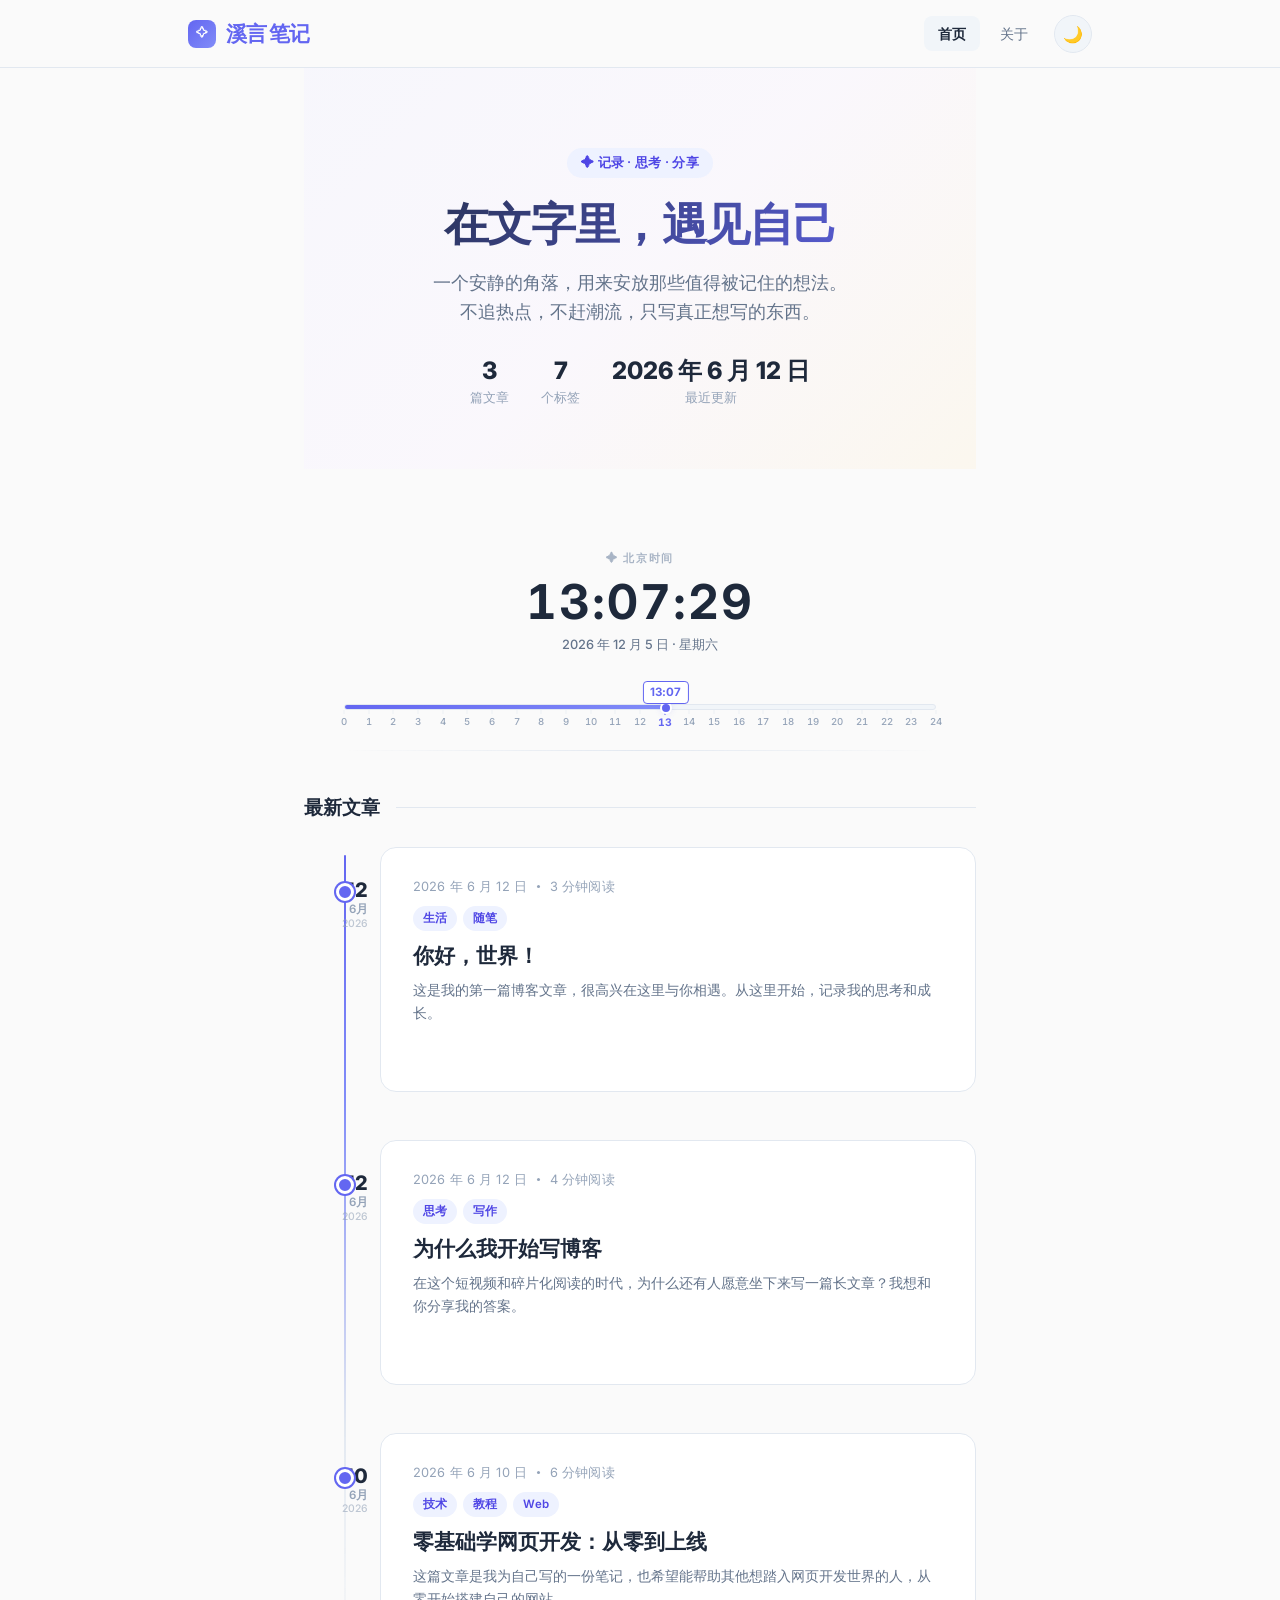
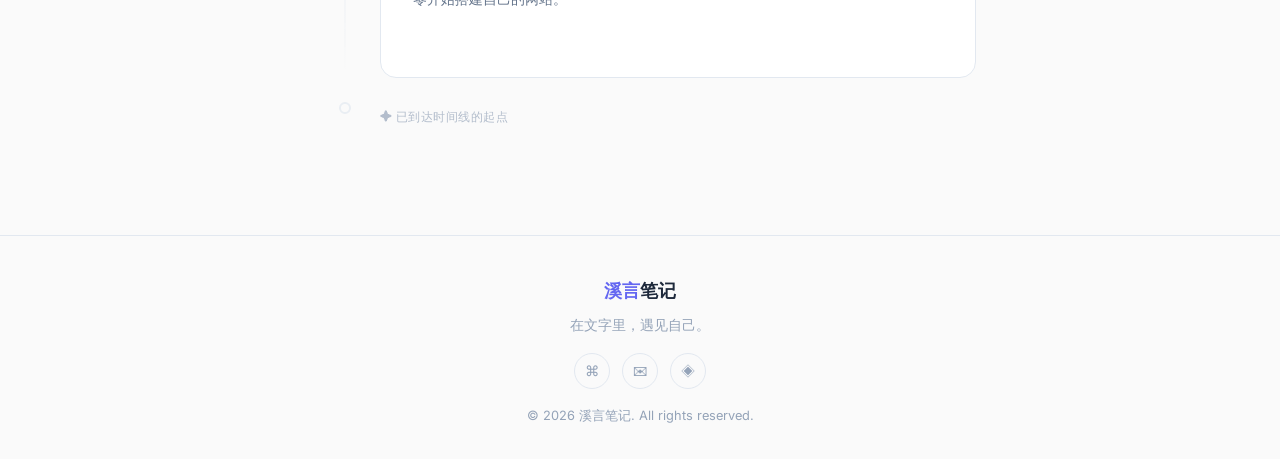
<file: index.html>
﻿<!DOCTYPE html>
<html lang="zh-CN" data-theme="light">
<head>
  <meta charset="UTF-8">
  <meta name="viewport" content="width=device-width, initial-scale=1.0">
  <title>溪言笔记 · 记录思考，分享想法</title>
  <link rel="stylesheet" href="css/style.css">
</head>
<body>
  <header>
    <div class="header-inner">
      <a href="/" class="logo">
        <span class="logo-icon">✧</span>
        <span>溪言</span><span>笔记</span>
      </a>
      <nav>
        <a href="/" class="active">首页</a>
        <a href="/about.html">关于</a>
        <button class="theme-toggle" id="themeToggle" aria-label="切换主题">🌙</button>
      </nav>
    </div>
  </header>

  <main id="app">
    <div class="hero fade-in">
      <div class="hero-badge">✦ 记录 · 思考 · 分享</div>
      <h1>在文字里，遇见自己</h1>
      <p>一个安静的角落，用来安放那些值得被记住的想法。<br>不追热点，不赶潮流，只写真正想写的东西。</p>
      <div class="hero-stats">
        <div class="stat-item">
          <div class="stat-number" id="postCount">0</div>
          <div class="stat-label">篇文章</div>
        </div>
        <div class="stat-item">
          <div class="stat-number" id="tagCount">0</div>
          <div class="stat-label">个标签</div>
        </div>
        <div class="stat-item">
          <div class="stat-number" id="updateInfo">-</div>
          <div class="stat-label">最近更新</div>
        </div>
      </div>
    </div>

    <!-- ===== 北京时钟 ===== -->
    <div class="time-section fade-in fade-in-d1" id="timeSection">
      <div class="beijing-clock" id="beijingClock">
        <div class="clock-label">✦ 北京时间</div>
        <div class="clock-time" id="clockTime">--:--:--</div>
        <div class="clock-date" id="clockDate">----年--月--日 星期-</div>
      </div>
      <div class="timeline-bar-container" id="timelineBar">
        <div class="timeline-bar-track">
          <div class="timeline-bar-progress" id="tlProgress"></div>
          <div class="timeline-bar-marker" id="tlMarker">▸ 当前</div>
        </div>
        <div class="timeline-bar-labels" id="tlLabels"></div>
      </div>
    </div>

    <div class="section-header fade-in fade-in-d1">
      <h2>最新文章</h2>
      <span class="section-line"></span>
    </div>

    <div id="postList" class="post-list"></div>
    <div class="timeline-end">✦ 已到达时间线的起点</div>
  </main>

  <footer>
    <div class="footer-inner">
      <div class="footer-brand"><span>溪言</span>笔记</div>
      <div class="footer-text">在文字里，遇见自己。</div>
      <div class="footer-social">
        <a href="#" title="GitHub" aria-label="GitHub">⌘</a>
        <a href="#" title="Email" aria-label="Email">✉</a>
        <a href="/about.html" title="关于" aria-label="关于">◈</a>
      </div>
      <div class="footer-copy">&copy; 2026 溪言笔记. All rights reserved.</div>
    </div>
  </footer>

  <script src="js/main.js"></script>
</body>
</html>
</file>
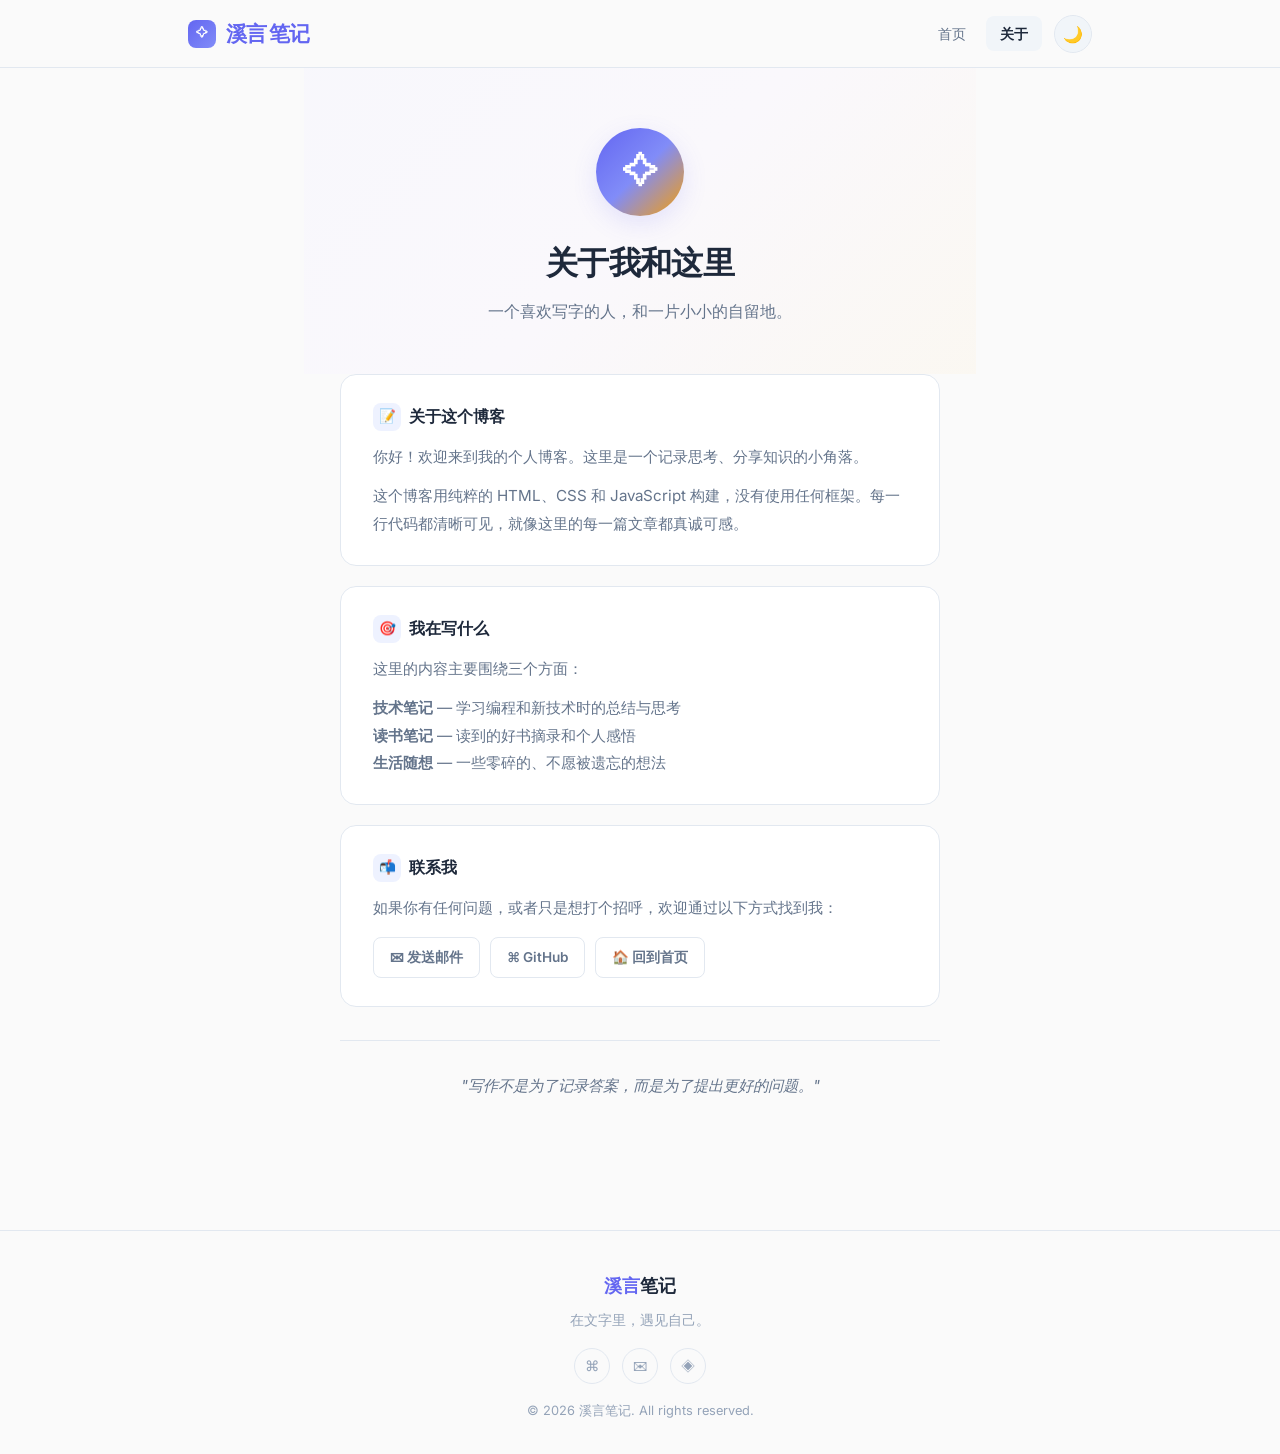
<file: about.html>
﻿<!DOCTYPE html>
<html lang="zh-CN" data-theme="light">
<head>
  <meta charset="UTF-8">
  <meta name="viewport" content="width=device-width, initial-scale=1.0">
  <title>关于 · 溪言笔记</title>
  <link rel="stylesheet" href="css/style.css">
</head>
<body>
  <header>
    <div class="header-inner">
      <a href="/" class="logo">
        <span class="logo-icon">✧</span>
        <span>溪言</span><span>笔记</span>
      </a>
      <nav>
        <a href="/">首页</a>
        <a href="/about.html" class="active">关于</a>
        <button class="theme-toggle" id="themeToggle" aria-label="切换主题">🌙</button>
      </nav>
    </div>
  </header>

  <main>
    <div class="about-hero fade-in">
      <div class="about-avatar">✧</div>
      <h1>关于我和这里</h1>
      <p>一个喜欢写字的人，和一片小小的自留地。</p>
    </div>

    <div class="about-page">
      <div class="about-section fade-in fade-in-d1">
        <h2><span class="section-icon">📝</span> 关于这个博客</h2>
        <p>你好！欢迎来到我的个人博客。这里是一个记录思考、分享知识的小角落。</p>
        <p>这个博客用纯粹的 HTML、CSS 和 JavaScript 构建，没有使用任何框架。每一行代码都清晰可见，就像这里的每一篇文章都真诚可感。</p>
      </div>

      <div class="about-section fade-in fade-in-d2">
        <h2><span class="section-icon">🎯</span> 我在写什么</h2>
        <p>这里的内容主要围绕三个方面：</p>
        <p><strong>技术笔记</strong> — 学习编程和新技术时的总结与思考<br>
        <strong>读书笔记</strong> — 读到的好书摘录和个人感悟<br>
        <strong>生活随想</strong> — 一些零碎的、不愿被遗忘的想法</p>
      </div>

      <div class="about-section fade-in fade-in-d3">
        <h2><span class="section-icon">📬</span> 联系我</h2>
        <p>如果你有任何问题，或者只是想打个招呼，欢迎通过以下方式找到我：</p>
        <div class="about-links">
          <a href="#">✉ 发送邮件</a>
          <a href="#">⌘ GitHub</a>
          <a href="/">🏠 回到首页</a>
        </div>
      </div>

      <div class="about-quote fade-in">
        "写作不是为了记录答案，而是为了提出更好的问题。"
      </div>
    </div>
  </main>

  <footer>
    <div class="footer-inner">
      <div class="footer-brand"><span>溪言</span>笔记</div>
      <div class="footer-text">在文字里，遇见自己。</div>
      <div class="footer-social">
        <a href="#" title="GitHub" aria-label="GitHub">⌘</a>
        <a href="#" title="Email" aria-label="Email">✉</a>
        <a href="/about.html" title="关于" aria-label="关于">◈</a>
      </div>
      <div class="footer-copy">&copy; 2026 溪言笔记. All rights reserved.</div>
    </div>
  </footer>

  <script src="js/main.js"></script>
</body>
</html>
</file>
<file: css/style.css>
﻿/* ===== 字体引入 ===== */
@import url('https://fonts.googleapis.com/css2?family=Inter:wght@400;500;600;700;800&family=Noto+Serif+SC:wght@400;600;700&display=swap');

/* ===== CSS 变量 ===== */
:root {
  /* 主色调 */
  --primary: #6366f1;
  --primary-light: #818cf8;
  --primary-dark: #4f46e5;
  --primary-glow: rgba(99, 102, 241, 0.15);
  
  /* 暖色点缀 */
  --accent: #f59e0b;
  --accent-light: #fbbf24;
  
  /* 背景色 */
  --bg: #fafafa;
  --bg-secondary: #f1f5f9;
  --bg-card: #ffffff;
  --bg-hero: linear-gradient(135deg, #eef2ff 0%, #faf5ff 50%, #fef3c7 100%);
  
  /* 文字色 */
  --text: #1e293b;
  --text-secondary: #64748b;
  --text-tertiary: #94a3b8;
  
  /* 边框 */
  --border: #e2e8f0;
  --border-light: #f1f5f9;
  
  /* 标签 */
  --tag-bg: #eef2ff;
  --tag-text: #4f46e5;
  
  /* 文章 */
  --code-bg: #f1f5f9;
  --blockquote-border: #6366f1;
  --blockquote-bg: #f8fafc;
  --selection: rgba(99, 102, 241, 0.2);
  
  /* 布局 */
  --max-width: 720px;
  --max-width-wide: 960px;
  --header-height: 68px;
  --radius-sm: 8px;
  --radius-md: 12px;
  --radius-lg: 16px;
  --radius-xl: 20px;
}

[data-theme="dark"] {
  --primary: #818cf8;
  --primary-light: #a5b4fc;
  --primary-dark: #6366f1;
  --primary-glow: rgba(129, 140, 248, 0.1);
  
  --accent: #fbbf24;
  --accent-light: #fde68a;
  
  --bg: #0c1222;
  --bg-secondary: #1a2332;
  --bg-card: #151d2b;
  --bg-hero: linear-gradient(135deg, #0c1222 0%, #151d2b 50%, #1a2332 100%);
  
  --text: #e2e8f0;
  --text-secondary: #94a3b8;
  --text-tertiary: #64748b;
  
  --border: #1e293b;
  --border-light: #1a2332;
  
  --tag-bg: rgba(99, 102, 241, 0.15);
  --tag-text: #a5b4fc;
  
  --code-bg: #1a2332;
  --blockquote-border: #818cf8;
  --blockquote-bg: rgba(99, 102, 241, 0.08);
  --selection: rgba(129, 140, 248, 0.3);
}

/* ===== 全局重置 ===== */
*, *::before, *::after {
  margin: 0;
  padding: 0;
  box-sizing: border-box;
}

html {
  font-size: 16px;
  scroll-behavior: smooth;
}

::selection {
  background: var(--selection);
}

body {
  font-family: 'Inter', -apple-system, BlinkMacSystemFont, 'Segoe UI', Roboto, 'Noto Sans SC', sans-serif;
  background: var(--bg);
  color: var(--text);
  line-height: 1.7;
  transition: background 0.4s ease, color 0.4s ease;
  min-height: 100vh;
  -webkit-font-smoothing: antialiased;
  -moz-osx-font-smoothing: grayscale;
}

a {
  color: var(--primary);
  text-decoration: none;
  transition: color 0.2s ease;
}

a:hover {
  color: var(--primary-light);
}

/* ===== 滚动条美化 ===== */
::-webkit-scrollbar {
  width: 8px;
}

::-webkit-scrollbar-track {
  background: var(--bg-secondary);
}

::-webkit-scrollbar-thumb {
  background: var(--text-tertiary);
  border-radius: 4px;
}

::-webkit-scrollbar-thumb:hover {
  background: var(--text-secondary);
}

/* ===== Header ===== */
header {
  position: sticky;
  top: 0;
  z-index: 100;
  height: var(--header-height);
  background: rgba(250, 250, 250, 0.75);
  backdrop-filter: blur(16px) saturate(180%);
  -webkit-backdrop-filter: blur(16px) saturate(180%);
  border-bottom: 1px solid var(--border);
  transition: background 0.4s ease, border-color 0.4s ease;
}

[data-theme="dark"] header {
  background: rgba(12, 18, 34, 0.75);
}

.header-inner {
  max-width: var(--max-width-wide);
  margin: 0 auto;
  height: 100%;
  display: flex;
  align-items: center;
  justify-content: space-between;
  padding: 0 28px;
}

.logo {
  font-size: 1.3rem;
  font-weight: 800;
  color: var(--text);
  letter-spacing: -0.03em;
  display: flex;
  align-items: center;
  gap: 2px;
}

.logo .logo-icon {
  width: 28px;
  height: 28px;
  background: linear-gradient(135deg, var(--primary), var(--primary-light));
  border-radius: 8px;
  display: inline-flex;
  align-items: center;
  justify-content: center;
  color: white;
  font-size: 0.75rem;
  margin-right: 8px;
  transition: transform 0.3s ease;
}

.logo:hover .logo-icon {
  transform: rotate(-8deg) scale(1.05);
}

.logo span {
  color: var(--primary);
}

nav {
  display: flex;
  align-items: center;
  gap: 6px;
}

nav a {
  font-size: 0.875rem;
  color: var(--text-secondary);
  font-weight: 500;
  padding: 6px 14px;
  border-radius: var(--radius-sm);
  transition: all 0.2s ease;
}

nav a:hover {
  color: var(--text);
  background: var(--bg-secondary);
}

nav a.active {
  color: var(--text);
  background: var(--bg-secondary);
  font-weight: 600;
}

.theme-toggle {
  background: var(--bg-secondary);
  border: 1px solid var(--border);
  border-radius: 50%;
  width: 38px;
  height: 38px;
  cursor: pointer;
  display: flex;
  align-items: center;
  justify-content: center;
  font-size: 1rem;
  transition: all 0.3s ease;
  margin-left: 6px;
  color: var(--text);
}

.theme-toggle:hover {
  background: var(--border);
  transform: rotate(15deg);
}

/* ===== 主内容区 ===== */
main {
  max-width: var(--max-width);
  margin: 0 auto;
  padding: 0 24px 100px;
  min-height: calc(100vh - var(--header-height) - 80px);
}

/* ===== Hero 区 ===== */
.hero {
  position: relative;
  text-align: center;
  padding: 80px 0 60px;
  margin-bottom: 20px;
  overflow: hidden;
}

.hero::before {
  content: '';
  position: absolute;
  top: -50%;
  left: -50%;
  width: 200%;
  height: 200%;
  background: var(--bg-hero);
  border-radius: 50%;
  z-index: -1;
  opacity: 0.5;
  pointer-events: none;
}

.hero .hero-badge {
  display: inline-flex;
  align-items: center;
  gap: 6px;
  background: var(--tag-bg);
  color: var(--tag-text);
  font-size: 0.8rem;
  font-weight: 600;
  padding: 4px 14px;
  border-radius: 100px;
  margin-bottom: 20px;
  letter-spacing: 0.02em;
}

.hero h1 {
  font-size: 2.8rem;
  font-weight: 800;
  letter-spacing: -0.03em;
  line-height: 1.2;
  margin-bottom: 16px;
  background: linear-gradient(135deg, var(--text) 0%, var(--primary) 100%);
  -webkit-background-clip: text;
  -webkit-text-fill-color: transparent;
  background-clip: text;
}

.hero p {
  font-size: 1.1rem;
  color: var(--text-secondary);
  max-width: 520px;
  margin: 0 auto;
  line-height: 1.7;
}

.hero .hero-stats {
  display: flex;
  justify-content: center;
  gap: 32px;
  margin-top: 32px;
}

.hero .hero-stats .stat-item {
  text-align: center;
}

.hero .hero-stats .stat-number {
  font-size: 1.5rem;
  font-weight: 800;
  color: var(--text);
  line-height: 1;
}

.hero .hero-stats .stat-label {
  font-size: 0.8rem;
  color: var(--text-tertiary);
  margin-top: 4px;
}

/* ===== 博客列表 ===== */
.post-list {
  display: flex;
  flex-direction: column;
  gap: 20px;
}

.section-header {
  display: flex;
  align-items: center;
  justify-content: space-between;
  margin-bottom: 24px;
}

.section-header h2 {
  font-size: 1.2rem;
  font-weight: 700;
  color: var(--text);
}

.section-header .section-line {
  flex: 1;
  height: 1px;
  background: var(--border);
  margin-left: 16px;
}

.post-card {
  position: relative;
  background: var(--bg-card);
  border: 1px solid var(--border);
  border-radius: var(--radius-lg);
  padding: 28px 32px;
  cursor: pointer;
  transition: all 0.3s cubic-bezier(0.4, 0, 0.2, 1);
  overflow: hidden;
}

.post-card::before {
  content: '';
  position: absolute;
  top: 0;
  left: 0;
  width: 4px;
  height: 100%;
  background: linear-gradient(180deg, var(--primary), var(--primary-light));
  opacity: 0;
  transition: opacity 0.3s ease;
}

.post-card:hover {
  transform: translateY(-3px);
  border-color: var(--primary);
  box-shadow: 0 12px 32px rgba(99, 102, 241, 0.08), 0 4px 12px rgba(0, 0, 0, 0.04);
}

[data-theme="dark"] .post-card:hover {
  box-shadow: 0 12px 32px rgba(99, 102, 241, 0.12), 0 4px 12px rgba(0, 0, 0, 0.2);
}

.post-card:hover::before {
  opacity: 1;
}

.post-card .meta {
  font-size: 0.8rem;
  color: var(--text-tertiary);
  margin-bottom: 8px;
  display: flex;
  align-items: center;
  gap: 10px;
  letter-spacing: 0.01em;
}

.post-card .meta .dot {
  width: 3px;
  height: 3px;
  border-radius: 50%;
  background: var(--text-tertiary);
}

.post-card .tags {
  display: flex;
  gap: 6px;
  flex-wrap: wrap;
  margin-bottom: 10px;
}

.post-card .tag {
  font-size: 0.72rem;
  background: var(--tag-bg);
  color: var(--tag-text);
  padding: 3px 10px;
  border-radius: 100px;
  font-weight: 600;
  letter-spacing: 0.01em;
}

.post-card h2 {
  font-size: 1.3rem;
  font-weight: 700;
  margin-bottom: 8px;
  line-height: 1.4;
  color: var(--text);
  transition: color 0.2s ease;
}

.post-card:hover h2 {
  color: var(--primary);
}

.post-card .excerpt {
  color: var(--text-secondary);
  font-size: 0.9rem;
  line-height: 1.6;
}

.post-card .read-more {
  display: inline-flex;
  align-items: center;
  gap: 4px;
  font-size: 0.85rem;
  font-weight: 600;
  color: var(--primary);
  margin-top: 14px;
  opacity: 0;
  transform: translateX(-4px);
  transition: all 0.3s ease;
}

.post-card:hover .read-more {
  opacity: 1;
  transform: translateX(0);
}

/* ===== 文章页 ===== */
.post-header {
  margin-bottom: 40px;
  padding-top: 16px;
}

.post-header .post-category {
  display: inline-flex;
  align-items: center;
  gap: 6px;
  background: var(--tag-bg);
  color: var(--tag-text);
  font-size: 0.8rem;
  font-weight: 600;
  padding: 4px 14px;
  border-radius: 100px;
  margin-bottom: 16px;
}

.post-header .meta {
  font-size: 0.85rem;
  color: var(--text-tertiary);
  margin-bottom: 12px;
  display: flex;
  align-items: center;
  gap: 10px;
  flex-wrap: wrap;
}

.post-header .meta .dot {
  width: 3px;
  height: 3px;
  border-radius: 50%;
  background: var(--text-tertiary);
}

.post-header .tags {
  display: flex;
  gap: 6px;
  flex-wrap: wrap;
  margin-bottom: 16px;
}

.post-header .tag {
  font-size: 0.78rem;
  background: var(--tag-bg);
  color: var(--tag-text);
  padding: 3px 12px;
  border-radius: 100px;
  font-weight: 600;
}

.post-header h1 {
  font-size: 2.2rem;
  font-weight: 800;
  line-height: 1.25;
  letter-spacing: -0.02em;
  margin-bottom: 4px;
}

.post-content {
  font-family: 'Noto Serif SC', 'Georgia', 'Times New Roman', serif;
  font-size: 1.05rem;
  line-height: 1.9;
  color: var(--text);
}

.post-content h2 {
  font-family: 'Inter', -apple-system, 'Noto Sans SC', sans-serif;
  font-size: 1.5rem;
  font-weight: 700;
  margin: 40px 0 16px;
  padding-bottom: 10px;
  border-bottom: 2px solid var(--border);
  letter-spacing: -0.01em;
}

.post-content h3 {
  font-family: 'Inter', -apple-system, 'Noto Sans SC', sans-serif;
  font-size: 1.2rem;
  font-weight: 600;
  margin: 32px 0 12px;
}

.post-content p {
  margin-bottom: 22px;
}

.post-content ul, .post-content ol {
  margin: 0 0 22px 24px;
}

.post-content li {
  margin-bottom: 8px;
}

.post-content blockquote {
  border-left: 4px solid var(--blockquote-border);
  background: var(--blockquote-bg);
  padding: 20px 24px;
  margin: 28px 0;
  border-radius: 0 var(--radius-sm) var(--radius-sm) 0;
  color: var(--text-secondary);
  font-style: italic;
  position: relative;
}

.post-content blockquote::before {
  content: '\201C';
  position: absolute;
  top: -8px;
  left: 12px;
  font-size: 3rem;
  color: var(--primary);
  opacity: 0.2;
  font-family: Georgia, serif;
  line-height: 1;
}

.post-content code {
  font-family: 'JetBrains Mono', 'Fira Code', 'Consolas', monospace;
  font-size: 0.85em;
  background: var(--code-bg);
  padding: 2px 8px;
  border-radius: 4px;
  color: var(--primary-dark);
}

[data-theme="dark"] .post-content code {
  color: var(--primary-light);
}

.post-content pre {
  background: var(--code-bg);
  border: 1px solid var(--border);
  border-radius: var(--radius-md);
  padding: 20px 24px;
  overflow-x: auto;
  margin: 28px 0;
}

.post-content pre code {
  background: none;
  padding: 0;
  border-radius: 0;
  font-size: 0.82rem;
  line-height: 1.7;
  color: var(--text);
}

.post-content img {
  max-width: 100%;
  border-radius: var(--radius-md);
  margin: 28px 0;
  border: 1px solid var(--border);
}

.post-content a {
  text-decoration: underline;
  text-underline-offset: 3px;
  text-decoration-thickness: 1px;
}

/* 文章底部 */
.post-footer {
  margin-top: 60px;
  padding-top: 28px;
  border-top: 1px solid var(--border);
  display: flex;
  align-items: center;
  justify-content: space-between;
}

.post-footer .post-nav {
  display: flex;
  gap: 12px;
}

.post-footer .post-nav a, .post-footer .back-home {
  font-size: 0.85rem;
  font-weight: 600;
  color: var(--text-secondary);
  display: inline-flex;
  align-items: center;
  gap: 6px;
  padding: 8px 16px;
  border-radius: var(--radius-sm);
  border: 1px solid var(--border);
  transition: all 0.2s ease;
}

.post-footer .post-nav a:hover, .post-footer .back-home:hover {
  border-color: var(--primary);
  color: var(--primary);
  background: var(--tag-bg);
}

.post-footer .back-home {
  background: var(--tag-bg);
  border: 1px solid transparent;
}

/* ===== 关于页 ===== */
.about-hero {
  position: relative;
  text-align: center;
  padding: 60px 0 48px;
  overflow: hidden;
}

.about-hero::before {
  content: '';
  position: absolute;
  top: -60%;
  left: -60%;
  width: 220%;
  height: 220%;
  background: var(--bg-hero);
  border-radius: 50%;
  z-index: -1;
  opacity: 0.4;
  pointer-events: none;
}

.about-avatar {
  width: 88px;
  height: 88px;
  border-radius: 50%;
  background: linear-gradient(135deg, var(--primary), var(--primary-light), var(--accent));
  margin: 0 auto 20px;
  display: flex;
  align-items: center;
  justify-content: center;
  font-size: 2.2rem;
  color: white;
  font-weight: 700;
  box-shadow: 0 8px 24px var(--primary-glow);
}

.about-hero h1 {
  font-size: 2rem;
  font-weight: 800;
  margin-bottom: 8px;
  letter-spacing: -0.02em;
}

.about-hero p {
  color: var(--text-secondary);
  max-width: 500px;
  margin: 0 auto;
}

.about-page {
  max-width: 600px;
  margin: 0 auto;
}

.about-section {
  background: var(--bg-card);
  border: 1px solid var(--border);
  border-radius: var(--radius-lg);
  padding: 28px 32px;
  margin-bottom: 20px;
  transition: box-shadow 0.3s ease;
}

.about-section:hover {
  box-shadow: 0 4px 16px rgba(0, 0, 0, 0.04);
}

[data-theme="dark"] .about-section:hover {
  box-shadow: 0 4px 16px rgba(0, 0, 0, 0.15);
}

.about-section h2 {
  font-size: 1rem;
  font-weight: 700;
  margin-bottom: 12px;
  display: flex;
  align-items: center;
  gap: 8px;
  color: var(--text);
}

.about-section h2 .section-icon {
  width: 28px;
  height: 28px;
  background: var(--tag-bg);
  border-radius: var(--radius-sm);
  display: inline-flex;
  align-items: center;
  justify-content: center;
  font-size: 0.85rem;
}

.about-section p {
  color: var(--text-secondary);
  line-height: 1.8;
  font-size: 0.95rem;
}

.about-section p:not(:last-child) {
  margin-bottom: 12px;
}

.about-links {
  display: flex;
  gap: 10px;
  flex-wrap: wrap;
  margin-top: 16px;
}

.about-links a {
  display: inline-flex;
  align-items: center;
  gap: 6px;
  font-size: 0.85rem;
  font-weight: 600;
  padding: 8px 16px;
  border-radius: var(--radius-sm);
  border: 1px solid var(--border);
  color: var(--text-secondary);
  transition: all 0.2s ease;
}

.about-links a:hover {
  border-color: var(--primary);
  color: var(--primary);
  background: var(--tag-bg);
}

.about-quote {
  text-align: center;
  padding: 32px;
  margin-top: 32px;
  font-style: italic;
  color: var(--text-secondary);
  border-top: 1px solid var(--border);
  font-size: 0.95rem;
}

/* ===== Footer ===== */
footer {
  border-top: 1px solid var(--border);
  padding: 40px 24px 32px;
  text-align: center;
}

.footer-inner {
  max-width: var(--max-width-wide);
  margin: 0 auto;
}

.footer-brand {
  font-size: 1.1rem;
  font-weight: 700;
  margin-bottom: 8px;
  color: var(--text);
}

.footer-brand span {
  color: var(--primary);
}

.footer-text {
  font-size: 0.85rem;
  color: var(--text-tertiary);
  margin-bottom: 16px;
}

.footer-social {
  display: flex;
  justify-content: center;
  gap: 12px;
  margin-bottom: 16px;
}

.footer-social a {
  width: 36px;
  height: 36px;
  border-radius: 50%;
  border: 1px solid var(--border);
  display: flex;
  align-items: center;
  justify-content: center;
  font-size: 0.9rem;
  color: var(--text-tertiary);
  transition: all 0.3s ease;
}

.footer-social a:hover {
  border-color: var(--primary);
  color: var(--primary);
  background: var(--tag-bg);
  transform: translateY(-2px);
}

.footer-copy {
  font-size: 0.8rem;
  color: var(--text-tertiary);
}

/* ===== Loading 等状态 ===== */
.loading {
  text-align: center;
  padding: 80px 0;
  color: var(--text-secondary);
}

.loading .spinner {
  width: 36px;
  height: 36px;
  border: 3px solid var(--border);
  border-top-color: var(--primary);
  border-radius: 50%;
  animation: spin 0.7s linear infinite;
  margin: 0 auto 16px;
}

@keyframes spin {
  to { transform: rotate(360deg); }
}

.error-state {
  text-align: center;
  padding: 80px 0;
  color: var(--text-secondary);
}

.error-state .icon {
  font-size: 2.5rem;
  margin-bottom: 12px;
  display: block;
}

.empty-state {
  text-align: center;
  padding: 80px 0;
  color: var(--text-secondary);
}

.empty-state .icon {
  font-size: 2.5rem;
  margin-bottom: 12px;
  display: block;
}

/* ===== 动画 ===== */
.fade-in {
  opacity: 0;
  transform: translateY(20px);
  animation: fadeInUp 0.6s cubic-bezier(0.4, 0, 0.2, 1) forwards;
}

.fade-in-d1 { animation-delay: 0.1s; }
.fade-in-d2 { animation-delay: 0.2s; }
.fade-in-d3 { animation-delay: 0.3s; }

@keyframes fadeInUp {
  from {
    opacity: 0;
    transform: translateY(20px);
  }
  to {
    opacity: 1;
    transform: translateY(0);
  }
}

/* 滚动入场动画 */
.reveal {
  opacity: 0;
  transform: translateY(24px);
  transition: all 0.6s cubic-bezier(0.4, 0, 0.2, 1);
}

.reveal.visible {
  opacity: 1;
  transform: translateY(0);
}

/* ===== Back 按钮 ===== */
.back-btn {
  display: inline-flex;
  align-items: center;
  gap: 6px;
  font-size: 0.85rem;
  font-weight: 600;
  color: var(--text-secondary);
  margin-bottom: 20px;
  border: none;
  background: none;
  cursor: pointer;
  padding: 8px 0;
  transition: color 0.2s ease;
}

.back-btn:hover {
  color: var(--primary);
}

/* ===== 响应式 ===== */
@media (max-width: 768px) {
  .hero h1 {
    font-size: 2rem;
  }
  .hero {
    padding: 56px 0 40px;
  }
  .hero .hero-stats {
    gap: 20px;
  }
  .hero .hero-stats .stat-number {
    font-size: 1.2rem;
  }
  .post-card {
    padding: 22px 24px;
  }
  .post-card h2 {
    font-size: 1.15rem;
  }
  .post-card .read-more {
    opacity: 1;
    transform: translateX(0);
  }
  .post-header h1 {
    font-size: 1.6rem;
  }
  main {
    padding: 0 16px 80px;
  }
  .header-inner {
    padding: 0 16px;
  }
  .about-section {
    padding: 22px 20px;
  }
  .post-footer {
    flex-direction: column;
    gap: 12px;
    align-items: stretch;
  }
  .post-footer .post-nav {
    flex-direction: column;
  }
  .post-content {
    font-size: 1rem;
  }
}

@media (max-width: 480px) {
  .hero h1 {
    font-size: 1.6rem;
  }
  .hero p {
    font-size: 0.95rem;
  }
  .post-card .meta {
    font-size: 0.75rem;
  }
  .about-avatar {
    width: 72px;
    height: 72px;
    font-size: 1.8rem;
  }
}

/* ===== 文章列表项分隔装饰 ===== */
.post-card:last-child {
  margin-bottom: 0;
}

/* ===== 平滑过渡 ===== */
header, .post-card, .theme-toggle, .about-section {
  will-change: transform, opacity;
}

/* ===== 页码 / 文章计数 ===== */
.post-count {
  font-size: 0.8rem;
  color: var(--text-tertiary);
  background: var(--bg-secondary);
  padding: 4px 12px;
  border-radius: 100px;
  font-weight: 500;
}

/* ===== 强调文字样式 ===== */
.highlight-text {
  color: var(--primary);
  font-weight: 600;
}

/* ===== 北京时钟 ===== */
.beijing-clock {
  text-align: center;
  padding: 32px 0 24px;
  margin-bottom: 4px;
  position: relative;
}

.beijing-clock .clock-label {
  font-size: 0.7rem;
  font-weight: 600;
  color: var(--text-tertiary);
  letter-spacing: 0.15em;
  margin-bottom: 10px;
  opacity: 0.8;
}

.beijing-clock .clock-time {
  font-size: 3rem;
  font-weight: 700;
  font-variant-numeric: tabular-nums;
  color: var(--text);
  line-height: 1;
  font-family: 'Inter', -apple-system, system-ui, sans-serif;
  letter-spacing: 0.04em;
}

.beijing-clock .clock-date {
  font-size: 0.8rem;
  color: var(--text-secondary);
  margin-top: 8px;
  font-weight: 500;
  margin-bottom: 20px;
}

/* 秒闪分隔符 */
.clock-time .seconds-blink {
  animation: blink 1s step-end infinite;
}

@keyframes blink {
  50% { opacity: 0.3; }
}

/* ===== 时间显示区 ===== */
.time-section {
  text-align: center;
  padding: 28px 0 16px;
  margin-bottom: 8px;
  position: relative;
}

/* ===== 线性时间表 ===== */
.timeline-bar-container {
  max-width: 600px;
  margin: 0 auto;
  padding: 0 4px 16px;
  position: relative;
}

.timeline-bar-container::after {
  content: '';
  display: block;
  height: 1px;
  background: linear-gradient(90deg, transparent, var(--border), transparent);
  margin-top: 16px;
}

.timeline-bar-track {
  position: relative;
  height: 6px;
  background: var(--bg-secondary);
  border-radius: 3px;
  overflow: visible;
  border: 1px solid var(--border);
}

.timeline-bar-progress {
  position: absolute;
  top: 0;
  left: 0;
  height: 100%;
  width: 0%;
  background: linear-gradient(90deg, var(--primary), var(--primary-light));
  border-radius: 3px;
  transition: width 1s linear;
  z-index: 1;
}

.timeline-bar-progress::after {
  content: '';
  position: absolute;
  right: -4px;
  top: -3px;
  width: 12px;
  height: 12px;
  background: var(--primary);
  border: 2px solid var(--bg-card);
  border-radius: 50%;
  box-shadow: 0 0 6px var(--primary-glow);
  z-index: 3;
}

.timeline-bar-marker {
  position: absolute;
  top: -24px;
  transform: translateX(-50%);
  font-size: 0.72rem;
  font-weight: 700;
  color: var(--primary);
  background: var(--bg-card);
  padding: 1px 6px;
  border-radius: 4px;
  border: 1px solid var(--primary);
  white-space: nowrap;
  z-index: 4;
  letter-spacing: 0.02em;
  transition: left 1s linear;
}

.timeline-bar-labels {
  position: relative;
  height: 20px;
  margin-top: 4px;
  user-select: none;
}

.tl-label {
  position: absolute;
  transform: translateX(-50%);
  font-size: 0.6rem;
  color: var(--text-tertiary);
  font-weight: 500;
  transition: color 0.3s ease, font-weight 0.3s ease;
  font-variant-numeric: tabular-nums;
}

.tl-label.active {
  color: var(--primary);
  font-weight: 700;
  font-size: 0.65rem;
}

.tl-label::before {
  content: '';
  position: absolute;
  top: -4px;
  left: 50%;
  transform: translateX(-50%);
  width: 1px;
  height: 4px;
  background: var(--border);
  opacity: 0.5;
}

.tl-label.active::before {
  background: var(--primary);
  height: 5px;
  opacity: 1;
}

@media (max-width: 768px) {
  .beijing-clock .clock-time {
    font-size: 2.2rem;
  }
  .timeline-bar-container {
    max-width: 100%;
    padding: 0 8px 14px;
  }
  .timeline-bar-track {
    height: 5px;
  }
  .tl-label {
    font-size: 0.5rem;
  }
  .tl-label.active {
    font-size: 0.58rem;
  }
  .timeline-bar-marker {
    font-size: 0.65rem;
  }
}

@media (max-width: 480px) {
  .beijing-clock .clock-time {
    font-size: 1.8rem;
  }
}

/* ===== 时间线 ===== */
.post-list {
  position: relative;
}

.post-list::before {
  content: '';
  position: absolute;
  left: 40px;
  top: 8px;
  bottom: 8px;
  width: 2px;
  background: linear-gradient(180deg, var(--primary) 0%, var(--primary-light) 30%, var(--border) 70%, transparent 100%);
  z-index: 0;
  border-radius: 1px;
}

.timeline-item {
  position: relative;
  padding-left: 76px;
  margin-bottom: 28px;
}

.timeline-item:last-child {
  margin-bottom: 0;
}

.timeline-dot {
  position: absolute;
  left: 32px;
  top: 36px;
  width: 18px;
  height: 18px;
  border-radius: 50%;
  background: var(--primary);
  border: 3px solid var(--bg-card);
  z-index: 2;
  box-shadow: 0 0 0 2px var(--primary);
  transition: all 0.3s cubic-bezier(0.4, 0, 0.2, 1);
}

.timeline-item:hover .timeline-dot {
  transform: scale(1.25);
  box-shadow: 0 0 0 5px var(--primary-glow), 0 0 0 2px var(--primary);
}

.timeline-date {
  position: absolute;
  left: 0;
  top: 32px;
  width: 64px;
  text-align: right;
  font-size: 0.72rem;
  color: var(--text-tertiary);
  font-weight: 500;
  line-height: 1.25;
}

.timeline-date .tl-day {
  font-size: 1.25rem;
  font-weight: 800;
  color: var(--text);
  display: block;
  line-height: 1.1;
}

.timeline-date .tl-month {
  display: block;
  margin-top: 1px;
  font-weight: 600;
}

.timeline-date .tl-year {
  display: block;
  font-size: 0.65rem;
  opacity: 0.6;
}

.timeline-content {
  position: relative;
  z-index: 1;
}

/* 时间线终点 */
.timeline-end {
  position: relative;
  padding-left: 76px;
  padding-top: 28px;
  padding-bottom: 8px;
  text-align: left;
  font-size: 0.78rem;
  color: var(--text-tertiary);
  font-weight: 500;
  letter-spacing: 0.04em;
  opacity: 0.7;
}

.timeline-end::before {
  content: '';
  position: absolute;
  left: 35px;
  top: 24px;
  width: 12px;
  height: 12px;
  border: 2px solid var(--border);
  border-radius: 50%;
  background: var(--bg);
  z-index: 1;
}

/* ===== 响应式 ===== */
@media (max-width: 768px) {
  .post-list::before {
    left: 24px;
  }
  .timeline-item {
    padding-left: 48px;
  }
  .timeline-date {
    position: relative;
    left: auto;
    top: auto;
    width: auto;
    text-align: left;
    display: flex;
    align-items: baseline;
    gap: 4px;
    margin-bottom: 8px;
    font-size: 0.72rem;
  }
  .timeline-date .tl-day {
    display: inline;
    font-size: 0.85rem;
  }
  .timeline-date .tl-month {
    display: inline;
    margin-top: 0;
  }
  .timeline-date .tl-year {
    display: inline;
    font-size: inherit;
    opacity: 0.6;
  }
  .timeline-dot {
    left: 18px;
    top: 28px;
    width: 14px;
    height: 14px;
    border-width: 2px;
  }
  .timeline-end {
    padding-left: 48px;
  }
  .timeline-end::before {
    left: 19px;
    top: 24px;
    width: 10px;
    height: 10px;
  }
  .beijing-clock .clock-time {
    font-size: 2.2rem;
  }
}

@media (max-width: 480px) {
  .beijing-clock .clock-time {
    font-size: 1.8rem;
  }
}
</file>
